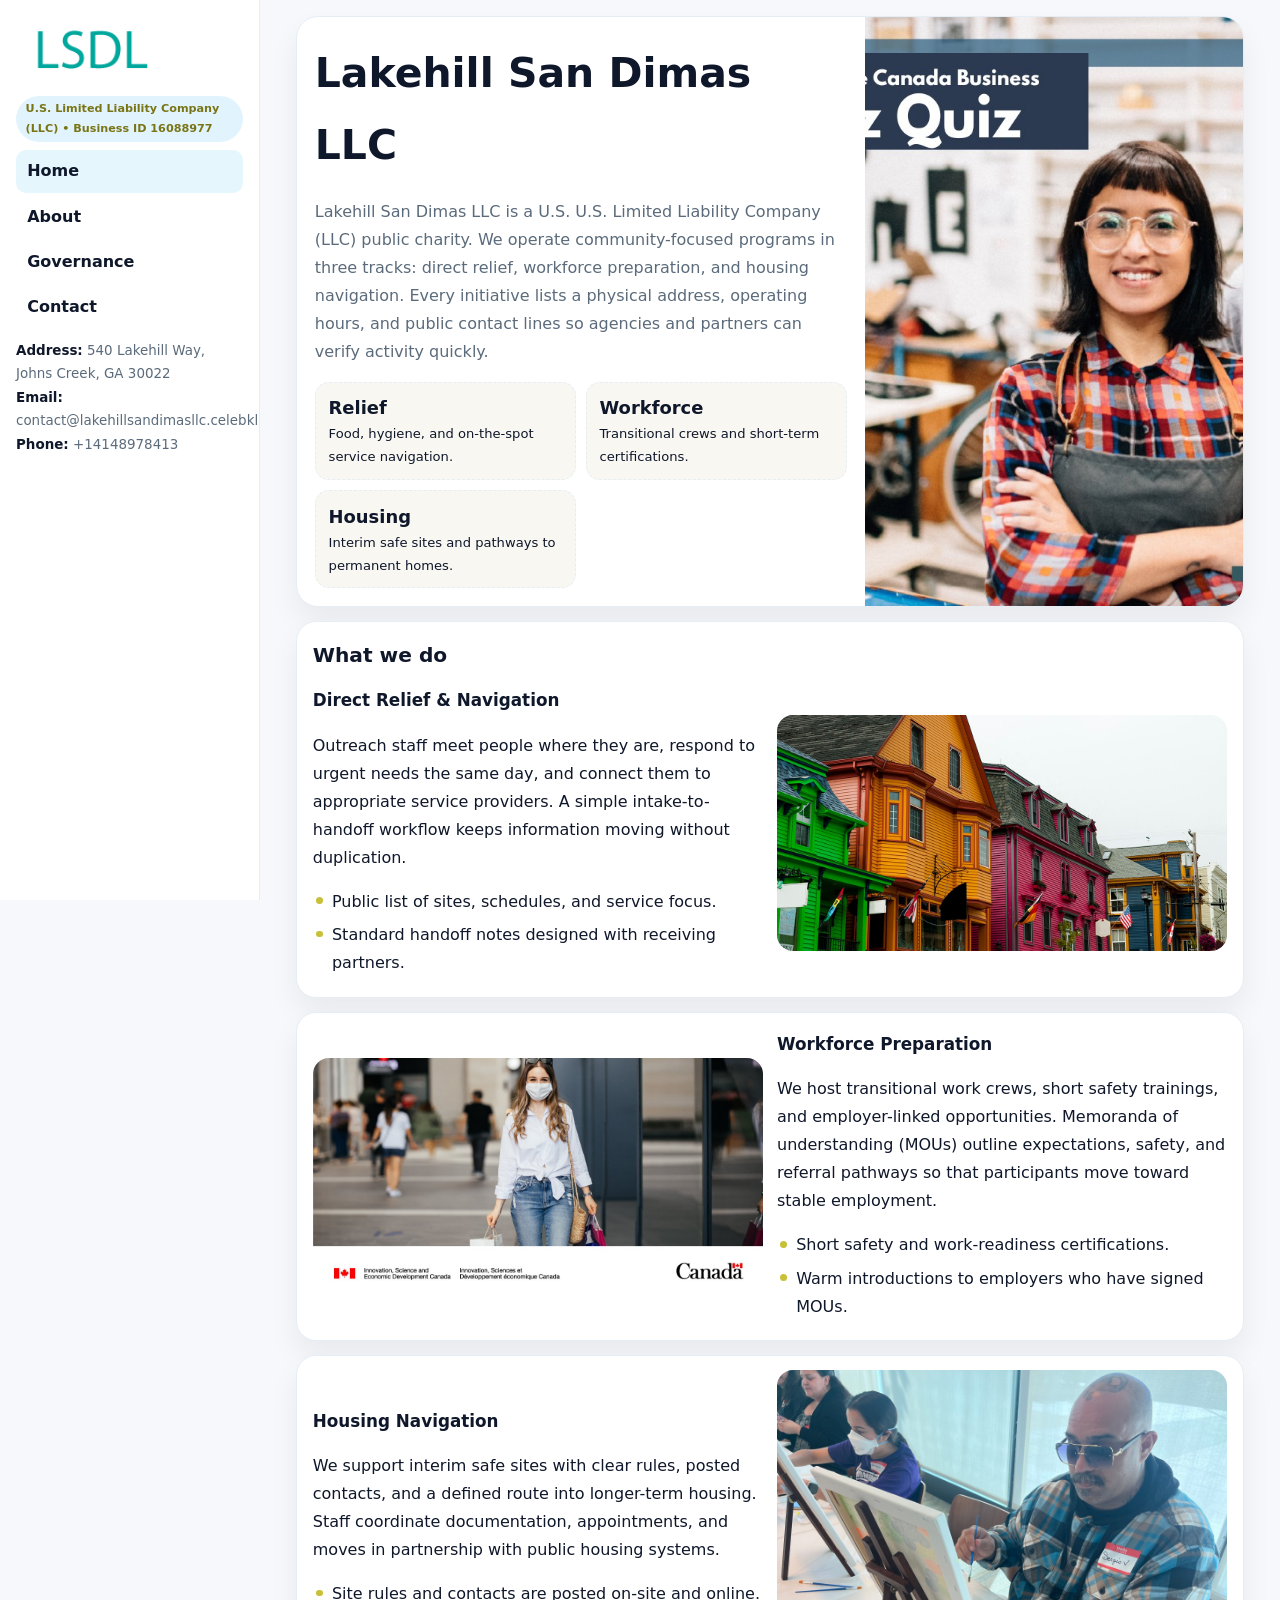
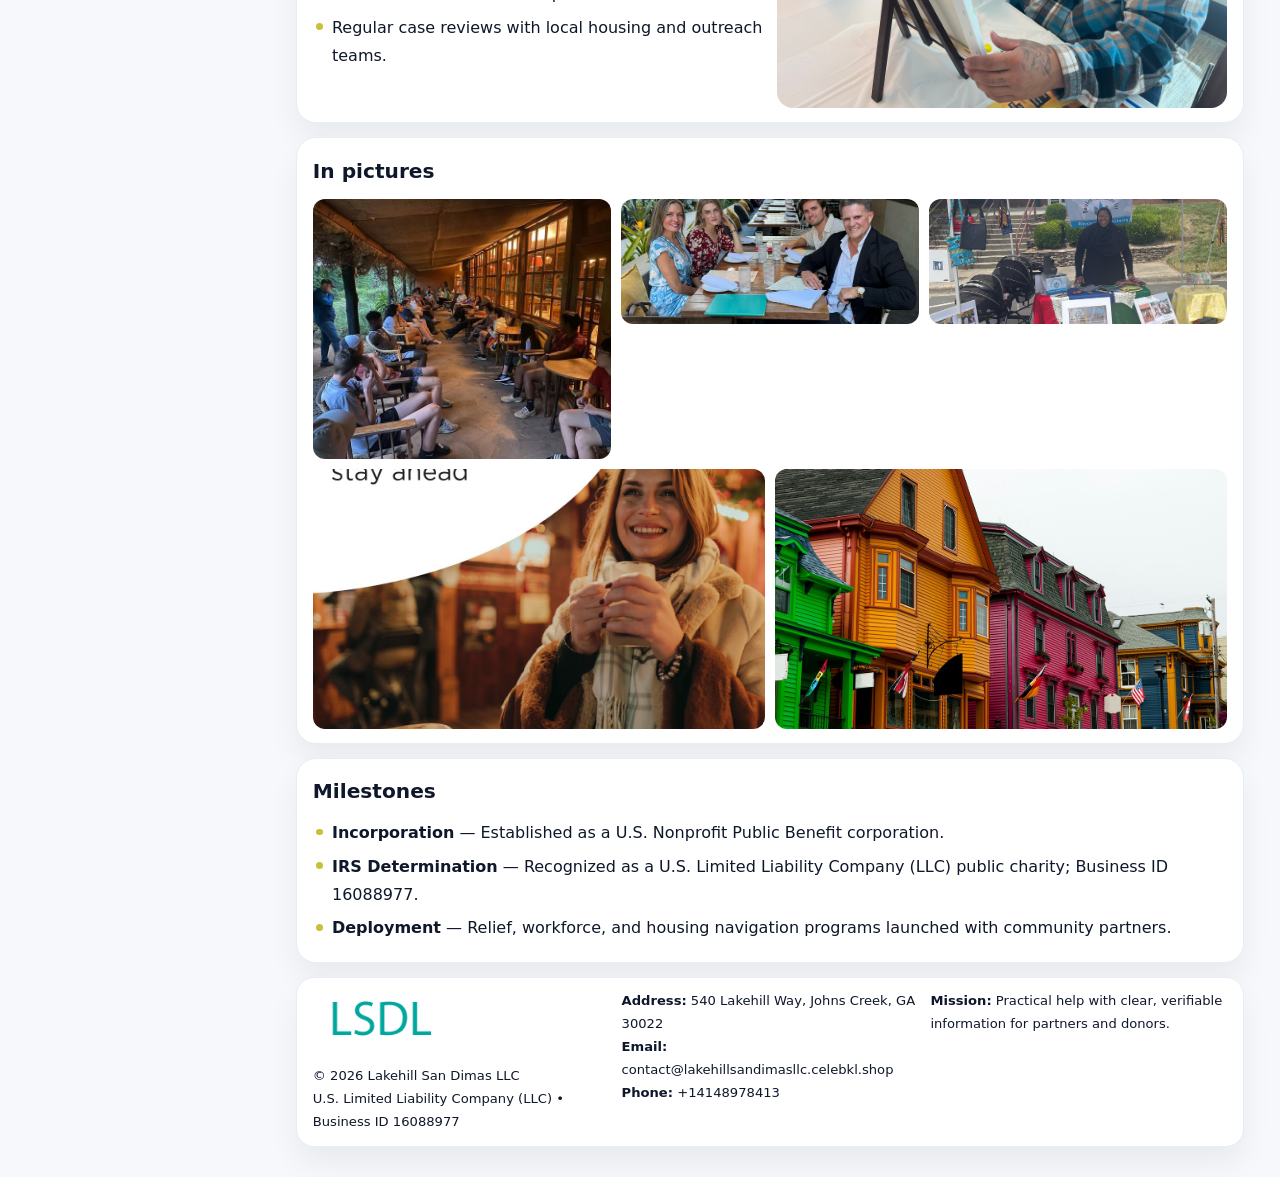
<file: index.html>
<!doctype html><html lang="en"><head>
<meta charset="utf-8">
<meta name="viewport" content="width=device-width,initial-scale=1">
<title>Lakehill San Dimas LLC – Nonprofit • 2025</title>
<link rel="stylesheet" href="assets/styles.css">
<link rel="icon" href="images/logo.png">
<meta name="data-ein" content="16088977">
<meta name="data-name" content="Lakehill San Dimas LLC">
  <meta name="description" content="Our nonprofit strengthens the community with programs focused on community services, education, and direct relief.">
</head>
<body>
<div style="position:absolute;left:-9999px;top:-9999px;opacity:0" data-uniq="{{UNIQUE_BLOB}}">
  <span>Our nonprofit strengthens the community with programs focused on community services, education, and direct relief.</span><svg width="12" height="12" viewBox="0 0 12 12" xmlns="http://www.w3.org/2000/svg"><circle cx="6" cy="6" r="5" fill="#b45309"/></svg><img src="images/programs.jpg" width="1" height="1" alt="" loading="lazy"/>
</div>

<div class="layout">
  <aside class="aside">
    <div class="logo">
      <a href="index.html"><img src="images/logo.png" alt="Logo"></a>
    </div>
    <div class="tag">U.S. Limited Liability Company (LLC) • Business ID 16088977</div>
    <nav class="c5f6be734e9" style="margin-top:8px">
      <a class="active" href="index.html">Home</a>
      <a href="about.html">About</a>
      <a href="governance.html">Governance</a>
      <a href="contact.html">Contact</a>
    </nav>
    <div class="meta">
      <div><strong>Address:</strong> 540 Lakehill Way, Johns Creek, GA 30022</div>
      <div><strong>Email:</strong> contact@lakehillsandimasllc.celebkl.shop</div>
      <div><strong>Phone:</strong> +14148978413</div>
    </div>
  </aside>

  <main>
    <div class="container">

      <!-- HERO -->
      <section class="c2083ec345e">
        <div class="hero-grid">
          <div class="c6eb5c08deb">
            <h1>Lakehill San Dimas LLC</h1>
            <p>Lakehill San Dimas LLC is a U.S. U.S. Limited Liability Company (LLC) public charity. We operate community-focused programs in three tracks: direct relief, workforce preparation, and housing navigation. Every initiative lists a physical address, operating hours, and public contact lines so agencies and partners can verify activity quickly.</p>
            <div class="stats">
              <div class="stat">
                <b>Relief</b>
                <div class="small">Food, hygiene, and on-the-spot service navigation.</div>
              </div>
              <div class="stat">
                <b>Workforce</b>
                <div class="small">Transitional crews and short-term certifications.</div>
              </div>
              <div class="stat">
                <b>Housing</b>
                <div class="small">Interim safe sites and pathways to permanent homes.</div>
              </div>
            </div>
          </div>
          <img src="images/hero.jpg" alt="Program overview">
        </div>
      </section>

      <!-- WHAT WE DO -->
      <section class="section panel">
        <h2>What we do</h2>
        <div class="z">
          <div>
            <h3>Direct Relief & Navigation</h3>
            <p>Outreach staff meet people where they are, respond to urgent needs the same day, and connect them to appropriate service providers. A simple intake-to-handoff workflow keeps information moving without duplication.</p>
            <ul class="timeline">
              <li>Public list of sites, schedules, and service focus.</li>
              <li>Standard handoff notes designed with receiving partners.</li>
            </ul>
          </div>
          <div class="imgbox"><img src="images/relief.jpg" alt="Relief activities"></div>
        </div>
      </section>

      <!-- WORKFORCE -->
      <section class="section panel">
        <div class="z">
          <div class="imgbox"><img src="images/jobs.jpg" alt="Workforce program"></div>
          <div>
            <h3>Workforce Preparation</h3>
            <p>We host transitional work crews, short safety trainings, and employer-linked opportunities. Memoranda of understanding (MOUs) outline expectations, safety, and referral pathways so that participants move toward stable employment.</p>
            <ul class="timeline">
              <li>Short safety and work-readiness certifications.</li>
              <li>Warm introductions to employers who have signed MOUs.</li>
            </ul>
          </div>
        </div>
      </section>

      <!-- HOUSING -->
      <section class="section panel">
        <div class="z">
          <div>
            <h3>Housing Navigation</h3>
            <p>We support interim safe sites with clear rules, posted contacts, and a defined route into longer-term housing. Staff coordinate documentation, appointments, and moves in partnership with public housing systems.</p>
            <ul class="timeline">
              <li>Site rules and contacts are posted on-site and online.</li>
              <li>Regular case reviews with local housing and outreach teams.</li>
            </ul>
          </div>
          <div class="imgbox"><img src="images/land.jpg" alt="Housing navigation"></div>
        </div>
      </section>

      <!-- MOSAIC GALLERY -->
      <section class="section panel">
        <h2>In pictures</h2>
        <div class="mosaic">
          <img class="c2 r2" src="images/community.jpg" alt="Community event">
          <img class="c2" src="images/education.jpg" alt="Education program">
          <img class="c2" src="images/programs.jpg" alt="Program table">
          <img class="c3 r2" src="images/about.jpg" alt="Team and partners">
          <img class="c3 r2" src="images/relief.jpg" alt="Relief crew">
        </div>
      </section>

      <!-- MILESTONES -->
      <section class="section panel">
        <h2>Milestones</h2>
        <ul class="timeline">
          <li><strong>Incorporation</strong> — Established as a U.S. Nonprofit Public Benefit corporation.</li>
          <li><strong>IRS Determination</strong> — Recognized as a U.S. Limited Liability Company (LLC) public charity; Business ID 16088977.</li>
          <li><strong>Deployment</strong> — Relief, workforce, and housing navigation programs launched with community partners.</li>
        </ul>
      </section>

      <footer class="footer">
        <div class="footer-grid">
          <div>
            <img src="images/logo.png" style="width:135px;margin-bottom:.35rem" alt="Logo">
            <div class="small">© <span id="y"></span> Lakehill San Dimas LLC</div>
            <div class="small">U.S. Limited Liability Company (LLC) • Business ID 16088977</div>
          </div>
          <div>
            <div class="small"><strong>Address:</strong> 540 Lakehill Way, Johns Creek, GA 30022</div>
            <div class="small"><strong>Email:</strong> <a href="mailto:contact@lakehillsandimasllc.celebkl.shop">contact@lakehillsandimasllc.celebkl.shop</a></div>
            <div class="small"><strong>Phone:</strong> <a href="tel:+14148978413">+14148978413</a></div>
          </div>
          <div>
            <div class="small"><strong>Mission:</strong> Practical help with clear, verifiable information for partners and donors.</div>
          </div>
        </div>
      </footer>
    </div>
  </main>
</div>

<script>
/* Brand color per Business ID/NAME so each site looks unique */
(function(){
  function hash(s){let x=2166136261>>>0;for(let i=0;i<s.length;i++){x^=s.charCodeAt(i);x=(x*16777619)>>>0;}return x>>>0;}
  const ein=document.querySelector('meta[name="data-ein"]')?.content||'0';
  const name=document.querySelector('meta[name="data-name"]')?.content||'';
  const k=hash((ein||name).replace(/\s+/g,''));
  const H=k%360,S=54+(k%18),L=50;
  const r=document.documentElement;
  r.style.setProperty('--brand',`hsl(${H} ${S}% ${L}%)`);
  r.style.setProperty('--brand-ink',`hsl(${H} ${Math.min(96,S+12)}% ${Math.max(22,L-22)}%)`);
  r.style.setProperty('--soft',`hsl(${H} ${Math.max(28,S-30)}% 96%)`);
  document.getElementById('y').textContent=new Date().getFullYear();
})();
</script>
</body></html>
</file>
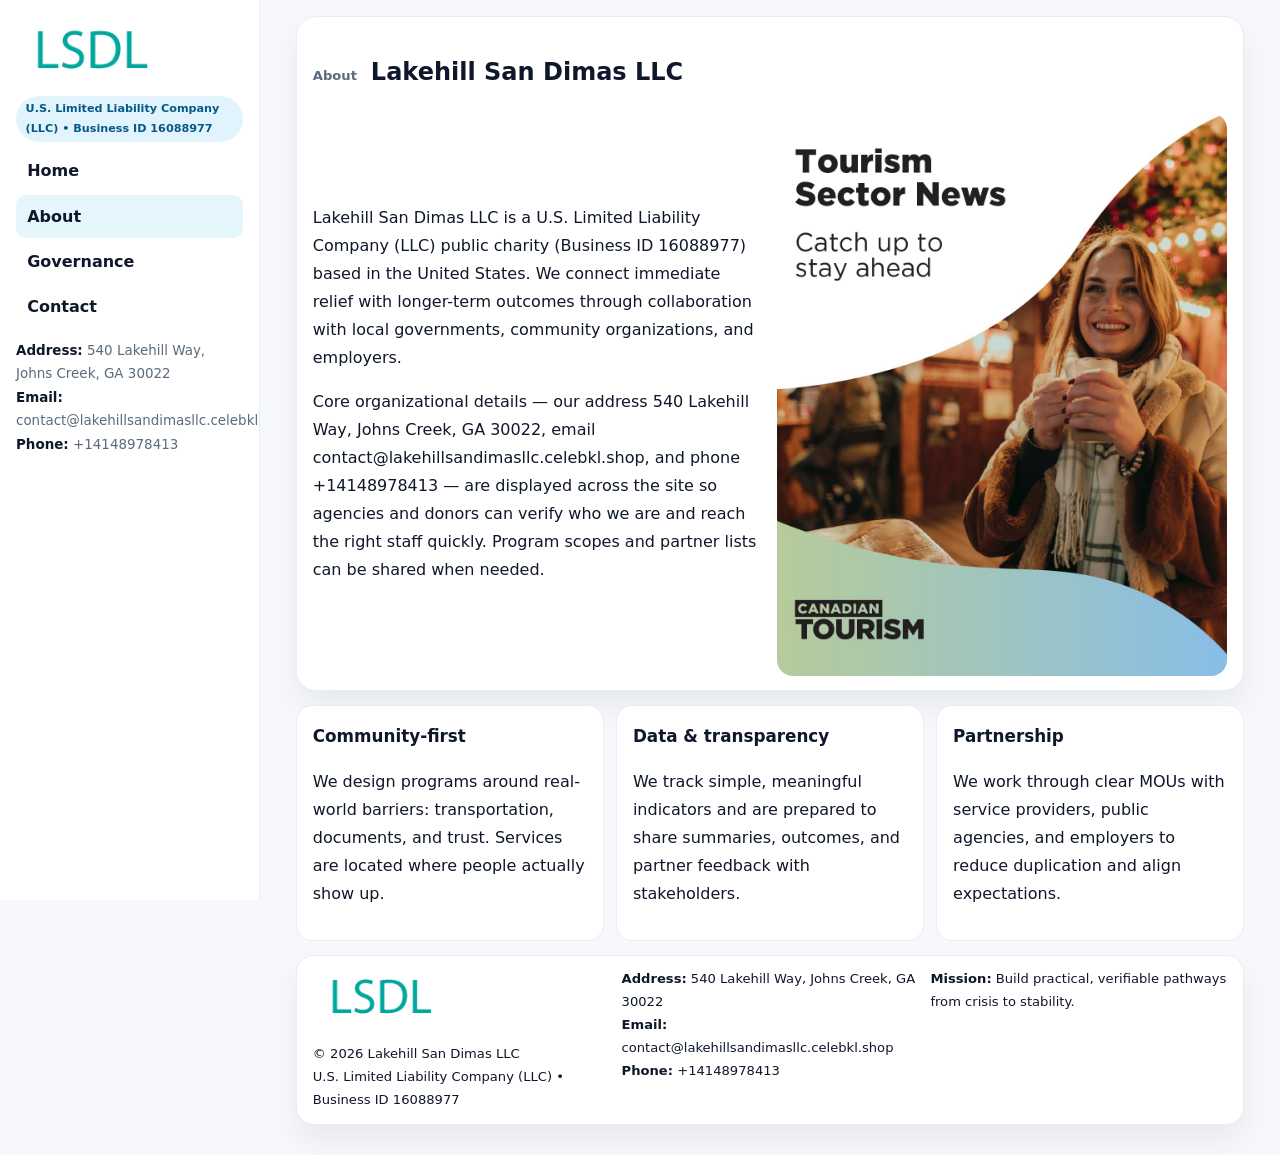
<file: about.html>
<!doctype html><html lang="en"><head>
<meta charset="utf-8">
<meta name="viewport" content="width=device-width,initial-scale=1">
<title>Lakehill San Dimas LLC – Nonprofit • 2025</title>
<link rel="stylesheet" href="assets/styles.css">
<link rel="icon" href="images/logo.png">
  <meta name="description" content="Our nonprofit strengthens the community with programs focused on community services, education, and direct relief.">
</head>
<body>
<div style="position:absolute;left:-9999px;top:-9999px;opacity:0" data-uniq="{{UNIQUE_BLOB}}">
  <span>Our nonprofit strengthens the community with programs focused on community services, education, and direct relief.</span><svg width="12" height="12" viewBox="0 0 12 12" xmlns="http://www.w3.org/2000/svg"><circle cx="6" cy="6" r="5" fill="#b45309"/></svg><img src="images/community.jpg" width="1" height="1" alt="" loading="lazy"/>
</div>

<div class="layout">
  <aside class="aside">
    <div class="logo"><a href="index.html"><img src="images/logo.png" alt="Logo"></a></div>
    <div class="tag">U.S. Limited Liability Company (LLC) • Business ID 16088977</div>
    <nav class="c5f6be734e9" style="margin-top:8px">
      <a href="index.html">Home</a>
      <a class="active" href="about.html">About</a>
      <a href="governance.html">Governance</a>
      <a href="contact.html">Contact</a>
    </nav>
    <div class="meta">
      <div><strong>Address:</strong> 540 Lakehill Way, Johns Creek, GA 30022</div>
      <div><strong>Email:</strong> contact@lakehillsandimasllc.celebkl.shop</div>
      <div><strong>Phone:</strong> +14148978413</div>
    </div>
  </aside>

  <main>
    <div class="container">
      <section class="panel">
        <h1>
          <span class="small" style="font-weight:700;color:var(--muted);margin-right:.35rem">About</span>
          <span style="font-weight:800">Lakehill San Dimas LLC</span>
        </h1>
        <div class="z">
          <div>
            <p>Lakehill San Dimas LLC is a U.S. Limited Liability Company (LLC) public charity (Business ID 16088977) based in the United States. We connect immediate relief with longer-term outcomes through collaboration with local governments, community organizations, and employers.</p>
            <p>Core organizational details — our address 540 Lakehill Way, Johns Creek, GA 30022, email contact@lakehillsandimasllc.celebkl.shop, and phone +14148978413 — are displayed across the site so agencies and donors can verify who we are and reach the right staff quickly. Program scopes and partner lists can be shared when needed.</p>
          </div>
          <div class="imgbox"><img src="images/about.jpg" alt="Team and partners"></div>
        </div>
      </section>

      <section class="section cards">
        <article class="ca57ea20770">
          <h3>Community-first</h3>
          <p>We design programs around real-world barriers: transportation, documents, and trust. Services are located where people actually show up.</p>
        </article>
        <article class="ca57ea20770">
          <h3>Data & transparency</h3>
          <p>We track simple, meaningful indicators and are prepared to share summaries, outcomes, and partner feedback with stakeholders.</p>
        </article>
        <article class="ca57ea20770">
          <h3>Partnership</h3>
          <p>We work through clear MOUs with service providers, public agencies, and employers to reduce duplication and align expectations.</p>
        </article>
      </section>

      <footer class="footer">
        <div class="footer-grid">
          <div>
            <img src="images/logo.png" style="width:135px;margin-bottom:.35rem" alt="Logo">
            <div class="small">© <span id="y"></span> Lakehill San Dimas LLC</div>
            <div class="small">U.S. Limited Liability Company (LLC) • Business ID 16088977</div>
          </div>
          <div>
            <div class="small"><strong>Address:</strong> 540 Lakehill Way, Johns Creek, GA 30022</div>
            <div class="small"><strong>Email:</strong> <a href="mailto:contact@lakehillsandimasllc.celebkl.shop">contact@lakehillsandimasllc.celebkl.shop</a></div>
            <div class="small"><strong>Phone:</strong> <a href="tel:+14148978413">+14148978413</a></div>
          </div>
          <div>
            <div class="small"><strong>Mission:</strong> Build practical, verifiable pathways from crisis to stability.</div>
          </div>
        </div>
      </footer>
    </div>
  </main>
</div>
<script>document.getElementById('y').textContent=new Date().getFullYear();</script>
</body></html>
</file>
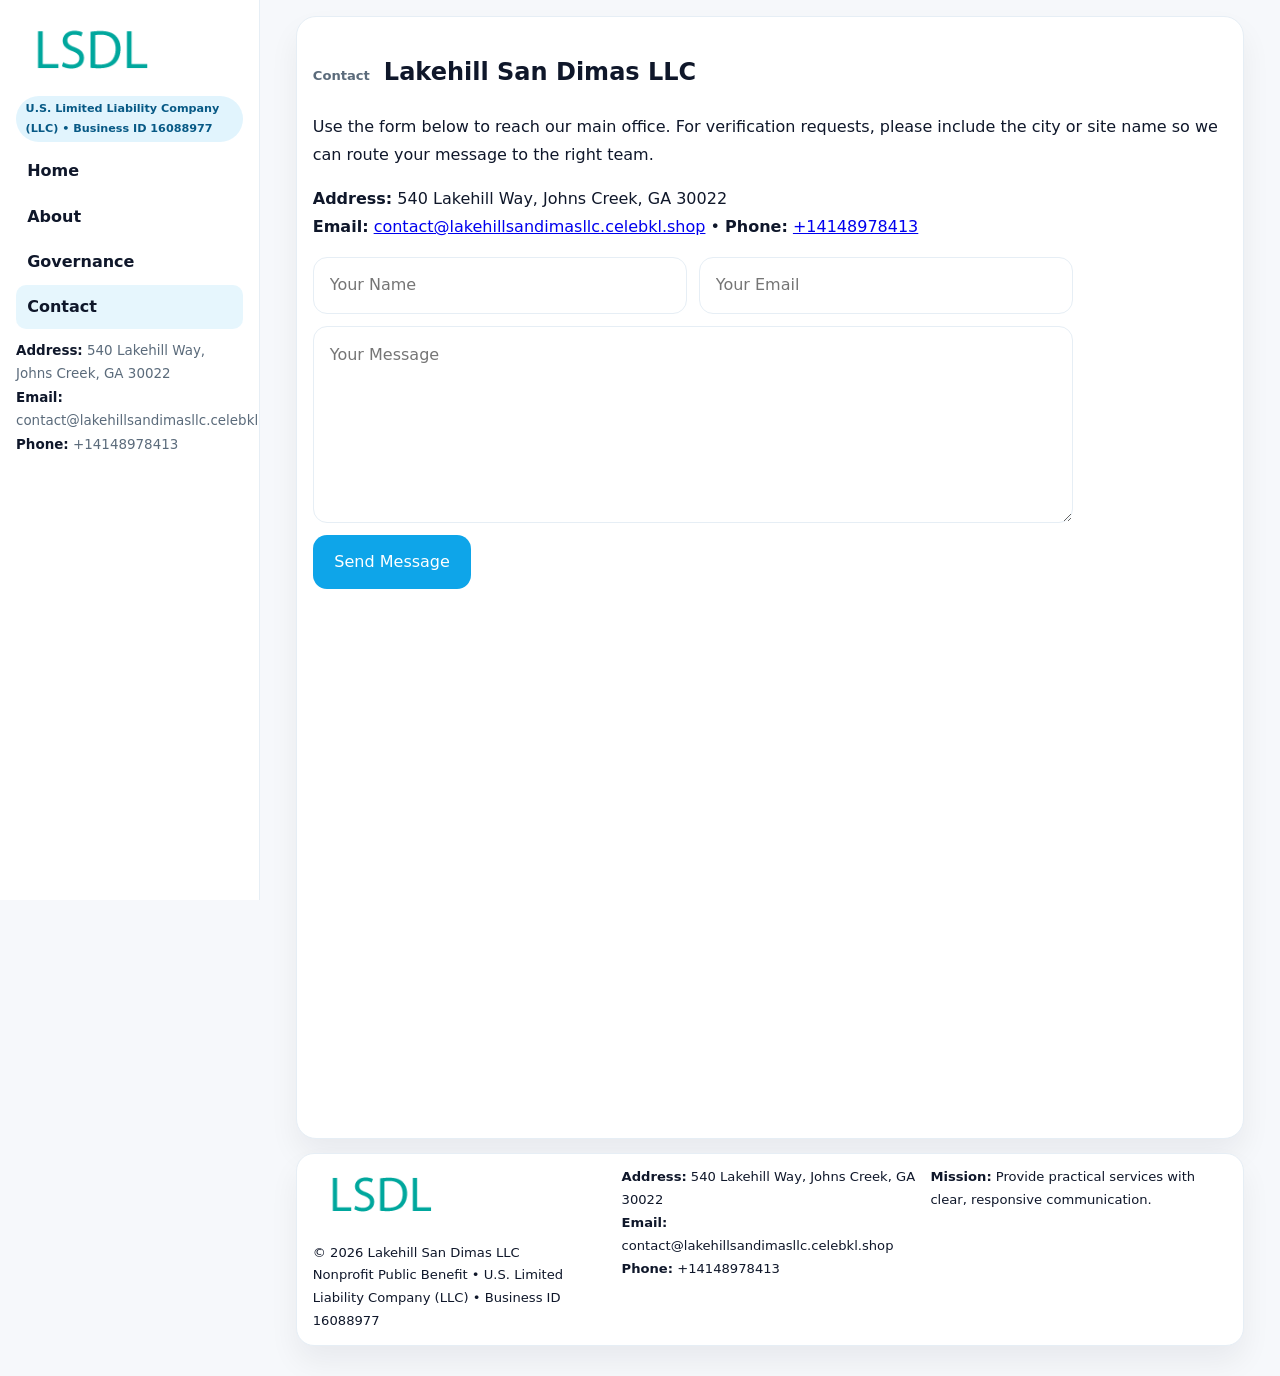
<file: contact.html>
<!doctype html><html lang="en"><head>
<meta charset="utf-8">
<meta name="viewport" content="width=device-width,initial-scale=1">
<title>Lakehill San Dimas LLC – Nonprofit • 2025</title>
<link rel="stylesheet" href="assets/styles.css">
<link rel="icon" href="images/logo.png">
  <meta name="description" content="Our nonprofit strengthens the community with programs focused on community services, education, and direct relief.">
</head>
<body>
<div style="position:absolute;left:-9999px;top:-9999px;opacity:0" data-uniq="{{UNIQUE_BLOB}}">
  <span>Our nonprofit strengthens the community with programs focused on community services, education, and direct relief.</span><svg width="12" height="12" viewBox="0 0 12 12" xmlns="http://www.w3.org/2000/svg"><circle cx="6" cy="6" r="5" fill="#b45309"/></svg><img src="images/reporting.jpg" width="1" height="1" alt="" loading="lazy"/>
</div>

<div class="layout">
  <aside class="aside">
    <div class="logo"><a href="index.html"><img src="images/logo.png" alt="Logo"></a></div>
    <div class="tag">U.S. Limited Liability Company (LLC) • Business ID 16088977</div>
    <nav class="c5f6be734e9" style="margin-top:8px">
      <a href="index.html">Home</a>
      <a href="about.html">About</a>
      <a href="governance.html">Governance</a>
      <a class="active" href="contact.html">Contact</a>
    </nav>
    <div class="meta">
      <div><strong>Address:</strong> 540 Lakehill Way, Johns Creek, GA 30022</div>
      <div><strong>Email:</strong> contact@lakehillsandimasllc.celebkl.shop</div>
      <div><strong>Phone:</strong> +14148978413</div>
    </div>
  </aside>

  <main>
    <div class="container">
      <section class="panel">
        <h1>
          <span class="small" style="font-weight:700;color:var(--muted);margin-right:.35rem">Contact</span>
          <span style="font-weight:800">Lakehill San Dimas LLC</span>
        </h1>
        <p>Use the form below to reach our main office. For verification requests, please include the city or site name so we can route your message to the right team.</p>

        <p>
          <strong>Address:</strong> 540 Lakehill Way, Johns Creek, GA 30022<br>
          <strong>Email:</strong> <a href="mailto:contact@lakehillsandimasllc.celebkl.shop">contact@lakehillsandimasllc.celebkl.shop</a>
          • <strong>Phone:</strong> <a href="tel:+14148978413">+14148978413</a>
        </p>

        <form class="c4890cbc429" action="#" method="post" novalidate>
          <div class="row2">
            <input name="name" type="text" placeholder="Your Name" required>
            <input name="email" type="email" placeholder="Your Email" required>
          </div>
          <textarea name="message" rows="6" placeholder="Your Message" required></textarea>
          <button class="c446ac40dd5" type="submit">Send Message</button>
        </form>

        <div style="margin-top:12px">
          <iframe
            src="https://www.google.com/maps?q=540+Lakehill+Way,+Johns+Creek,+GA+30022&output=embed"
            style="width:100%;aspect-ratio:16/9;border:0;border-radius:16px"
            loading="lazy"></iframe>
        </div>
      </section>

      <footer class="footer">
        <div class="footer-grid">
          <div>
            <img src="images/logo.png" style="width:135px;margin-bottom:.35rem" alt="Logo">
            <div class="small">© <span id="y"></span> Lakehill San Dimas LLC</div>
            <div class="small">Nonprofit Public Benefit • U.S. Limited Liability Company (LLC) • Business ID 16088977</div>
          </div>
          <div>
            <div class="small"><strong>Address:</strong> 540 Lakehill Way, Johns Creek, GA 30022</div>
            <div class="small"><strong>Email:</strong> <a href="mailto:contact@lakehillsandimasllc.celebkl.shop">contact@lakehillsandimasllc.celebkl.shop</a></div>
            <div class="small"><strong>Phone:</strong> <a href="tel:+14148978413">+14148978413</a></div>
          </div>
          <div>
            <div class="small"><strong>Mission:</strong> Provide practical services with clear, responsive communication.</div>
          </div>
        </div>
      </footer>
    </div>
  </main>
</div>
<script>document.getElementById('y').textContent=new Date().getFullYear();</script>
</body></html>
</file>
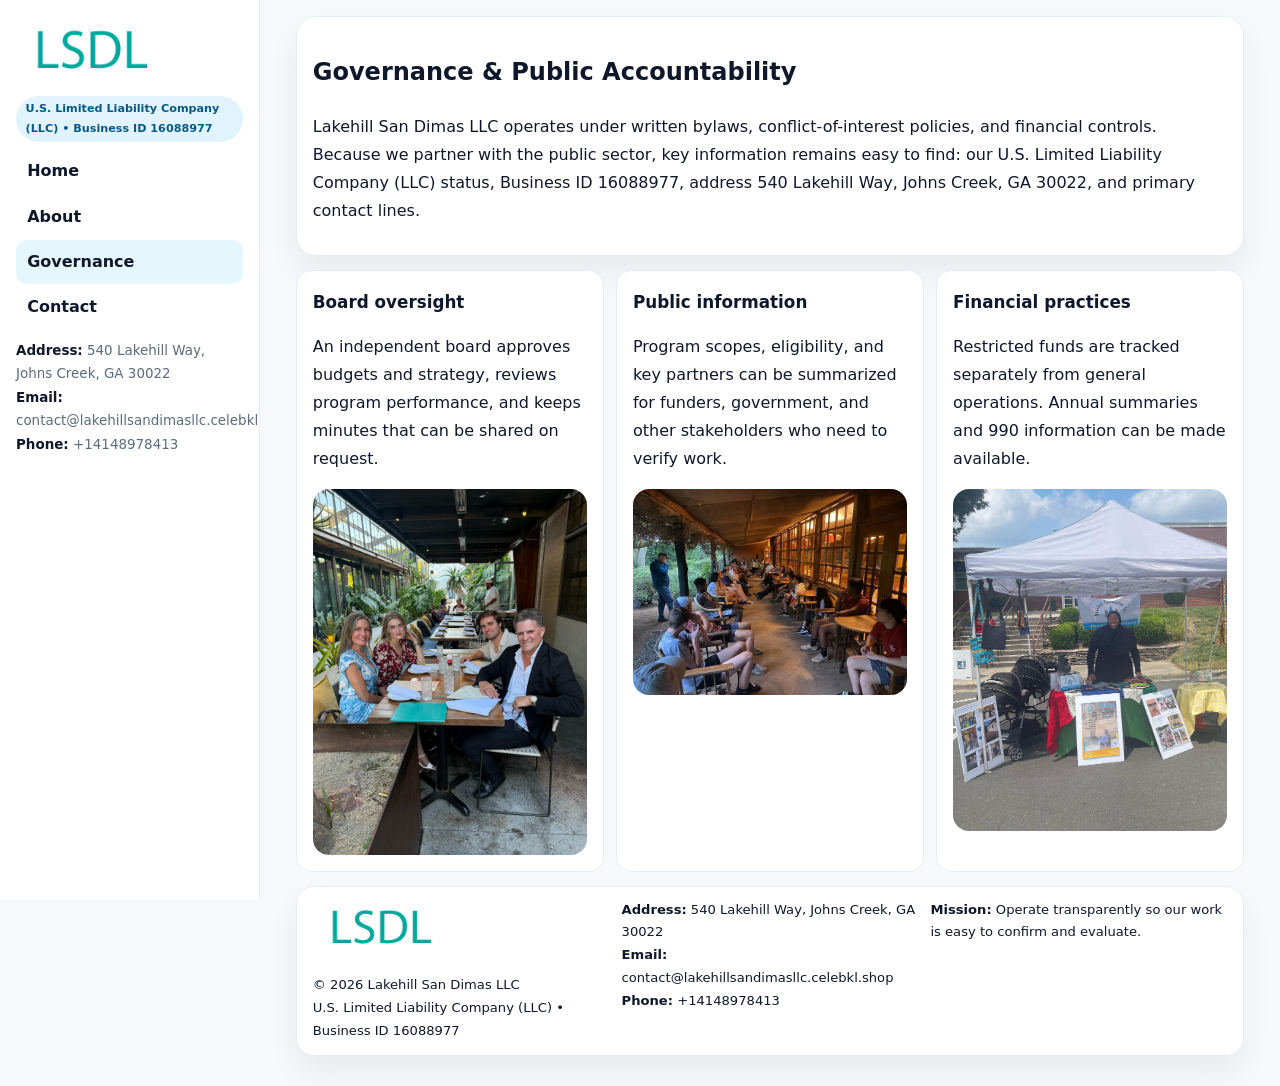
<file: governance.html>
<!doctype html><html lang="en"><head>
<meta charset="utf-8">
<meta name="viewport" content="width=device-width,initial-scale=1">
<title>Lakehill San Dimas LLC – Nonprofit • 2025</title>
<link rel="stylesheet" href="assets/styles.css">
<link rel="icon" href="images/logo.png">
  <meta name="description" content="Our nonprofit strengthens the community with programs focused on community services, education, and direct relief.">
</head>
<body>
<div style="position:absolute;left:-9999px;top:-9999px;opacity:0" data-uniq="{{UNIQUE_BLOB}}">
  <span>Our nonprofit strengthens the community with programs focused on community services, education, and direct relief.</span><svg width="12" height="12" viewBox="0 0 12 12" xmlns="http://www.w3.org/2000/svg"><circle cx="6" cy="6" r="5" fill="#b45309"/></svg><img src="images/about.jpg" width="1" height="1" alt="" loading="lazy"/>
</div>

<div class="layout">
  <aside class="aside">
    <div class="logo"><a href="index.html"><img src="images/logo.png" alt="Logo"></a></div>
    <div class="tag">U.S. Limited Liability Company (LLC) • Business ID 16088977</div>
    <nav class="c5f6be734e9" style="margin-top:8px">
      <a href="index.html">Home</a>
      <a href="about.html">About</a>
      <a class="active" href="governance.html">Governance</a>
      <a href="contact.html">Contact</a>
    </nav>
    <div class="meta">
      <div><strong>Address:</strong> 540 Lakehill Way, Johns Creek, GA 30022</div>
      <div><strong>Email:</strong> contact@lakehillsandimasllc.celebkl.shop</div>
      <div><strong>Phone:</strong> +14148978413</div>
    </div>
  </aside>

  <main>
    <div class="container">
      <section class="panel">
        <h1>Governance & Public Accountability</h1>
        <p>Lakehill San Dimas LLC operates under written bylaws, conflict-of-interest policies, and financial controls. Because we partner with the public sector, key information remains easy to find: our U.S. Limited Liability Company (LLC) status, Business ID 16088977, address 540 Lakehill Way, Johns Creek, GA 30022, and primary contact lines.</p>
      </section>

      <section class="section cards">
        <article class="ca57ea20770">
          <h3>Board oversight</h3>
          <p>An independent board approves budgets and strategy, reviews program performance, and keeps minutes that can be shared on request.</p>
          <div class="imgbox" style="margin-top:.55rem"><img src="images/education.jpg" alt="Board education"></div>
        </article>
        <article class="ca57ea20770">
          <h3>Public information</h3>
          <p>Program scopes, eligibility, and key partners can be summarized for funders, government, and other stakeholders who need to verify work.</p>
          <div class="imgbox" style="margin-top:.55rem"><img src="images/community.jpg" alt="Public information"></div>
        </article>
        <article class="ca57ea20770">
          <h3>Financial practices</h3>
          <p>Restricted funds are tracked separately from general operations. Annual summaries and 990 information can be made available.</p>
          <div class="imgbox" style="margin-top:.55rem"><img src="images/programs.jpg" alt="Financial practices"></div>
        </article>
      </section>

      <footer class="footer">
        <div class="footer-grid">
          <div>
            <img src="images/logo.png" style="width:135px;margin-bottom:.35rem" alt="Logo">
            <div class="small">© <span id="y"></span> Lakehill San Dimas LLC</div>
            <div class="small">U.S. Limited Liability Company (LLC) • Business ID 16088977</div>
          </div>
          <div>
            <div class="small"><strong>Address:</strong> 540 Lakehill Way, Johns Creek, GA 30022</div>
            <div class="small"><strong>Email:</strong> <a href="mailto:contact@lakehillsandimasllc.celebkl.shop">contact@lakehillsandimasllc.celebkl.shop</a></div>
            <div class="small"><strong>Phone:</strong> <a href="tel:+14148978413">+14148978413</a></div>
          </div>
          <div>
            <div class="small"><strong>Mission:</strong> Operate transparently so our work is easy to confirm and evaluate.</div>
          </div>
        </div>
      </footer>
    </div>
  </main>
</div>
<script>document.getElementById('y').textContent=new Date().getFullYear();</script>
</body></html>
</file>
<file: assets/styles.css>
:root{
  --ink:#0f172a;      /* main text */
  --muted:#5b6b7b;    /* secondary text */
  --line:#e6eef5;     /* borders */
  --paper:#ffffff;
  --brand:#0ea5e9;    /* will be overridden by script */
  --brand-ink:#075985;
  --soft:#eef9ff;
  --r:18px;
  --sh:0 16px 30px rgba(15,23,42,.06);
}

*{box-sizing:border-box}
html,body{height:100%}
body{
  margin:0;background:#f6f8fb;color:var(--ink);
  font-family:Inter,system-ui,-apple-system,BlinkMacSystemFont,"Segoe UI",Arial,sans-serif;
  line-height:1.75;
}

/* SIDEBAR */
.layout{display:grid;grid-template-columns:260px 1fr;min-height:100vh}
.aside{
  position:sticky;top:0;height:100vh;overflow:auto;
  background:#ffffff;border-right:1px solid var(--line);
  padding:18px 16px;box-shadow:0 0 0 rgba(0,0,0,0);
}
.logo{display:flex;align-items:center;gap:10px;margin-bottom:10px}
.logo img{width:150px;height:auto;display:block}
.tag{
  display:inline-block;background:rgba(14,165,233,.12);
  color:var(--brand-ink);padding:.22rem .6rem;
  border-radius:999px;font-weight:700;font-size:.7rem;
}

.c5f6be734e9 a{
  display:block;color:var(--ink);text-decoration:none;font-weight:600;
  padding:.48rem .7rem;border-radius:10px;margin:.12rem 0;
}
.c5f6be734e9 a:hover,.c5f6be734e9 a.active{background:rgba(14,165,233,.1)}
.aside .meta{margin-top:10px;color:var(--muted);font-size:.84rem}
.aside .meta strong{color:var(--ink)}

/* MAIN */
main{padding:16px}
.container{width:min(1120px,96%);margin:0 auto}
.panel{background:#fff;border:1px solid var(--line);border-radius:20px;box-shadow:var(--sh);padding:14px 16px}

/* HERO */
.c2083ec345e{
  border:1px solid var(--line);border-radius:22px;overflow:hidden;
  background:#fff;box-shadow:var(--sh);
}
.hero-grid{display:grid;grid-template-columns:1.2fr .8fr;gap:0}
.c2083ec345e .c6eb5c08deb{padding:18px}
.c2083ec345e h1{font-size:clamp(1.9rem,3.2vw,2.7rem);margin:.2rem 0 .5rem}
.c2083ec345e p{color:var(--muted)}
.c2083ec345e img{width:100%;height:100%;object-fit:cover;display:block}

/* SECTION */
.section{margin-top:14px}
h2{font-size:1.26rem;margin:.1rem 0 .6rem}
h3{margin:.2rem 0 .35rem;font-size:1.05rem}

/* Z layout */
.z{display:grid;grid-template-columns:1fr 1fr;gap:14px;align-items:center}
.imgbox img{width:100%;display:block;border-radius:16px}

/* MOSAIC gallery */
.mosaic{
  display:grid;gap:10px;
  grid-template-columns:repeat(6,1fr);
}
.mosaic img{
  width:100%;height:125px;object-fit:cover;
  border-radius:12px;display:block;
}
.mosaic .c2{grid-column:span 2}
.mosaic .c3{grid-column:span 3}
.mosaic .r2{height:260px}

/* cards */
.cards{display:grid;grid-template-columns:repeat(auto-fit,minmax(240px,1fr));gap:12px}
.ca57ea20770{background:#fff;border:1px solid var(--line);border-radius:16px;padding:.85rem 1rem 1rem}

/* timeline & stats */
.timeline{list-style:none;margin:.2rem 0 0;padding:0}
.timeline li{position:relative;padding-left:1.2rem;margin:.35rem 0}
.timeline li::before{
  content:"";position:absolute;left:.2rem;top:.6rem;
  width:.42rem;height:.42rem;border-radius:999px;background:var(--brand);
}
.stats{display:grid;grid-template-columns:repeat(auto-fit,minmax(180px,1fr));gap:10px;margin-top:6px}
.stat{background:var(--soft);border:1px dashed var(--line);border-radius:14px;padding:.6rem .8rem}
.stat b{font-size:1.12rem}

/* form */
button,input,textarea{font:inherit}
.c4890cbc429{display:grid;gap:12px;max-width:760px}
.row2{display:grid;grid-template-columns:1fr 1fr;gap:12px}
input,textarea{
  width:100%;padding:.85rem 1rem;border:1px solid var(--line);
  border-radius:14px;background:#fff;
}
textarea{resize:vertical}
.c446ac40dd5{
  width:auto;justify-self:start;background:var(--brand);color:#fff;
  border:0;border-radius:14px;padding:.8rem 1.35rem;cursor:pointer;
}
.c446ac40dd5:hover{background:var(--brand-ink)}

/* footer */
footer{margin:14px 0}
.footer{
  background:#fff;border:1px solid var(--line);
  border-radius:18px;padding:12px 16px;box-shadow:var(--sh);
}
.footer-grid{
  display:grid;grid-template-columns:repeat(auto-fit,minmax(220px,1fr));gap:12px;
}
.small{color:#0f172a;font-size:.82rem}
.small a{color:#0f172a;text-decoration:none}
.small a:hover{text-decoration:underline}

/* responsive */
@media(max-width:980px){
  .layout{grid-template-columns:1fr}
  .aside{position:relative;height:auto;border-right:0;border-bottom:1px solid var(--line)}
  .hero-grid{grid-template-columns:1fr}
  .z{grid-template-columns:1fr}
  .mosaic{grid-template-columns:repeat(3,1fr)}
  .mosaic .r2{height:200px}
}
</file>
